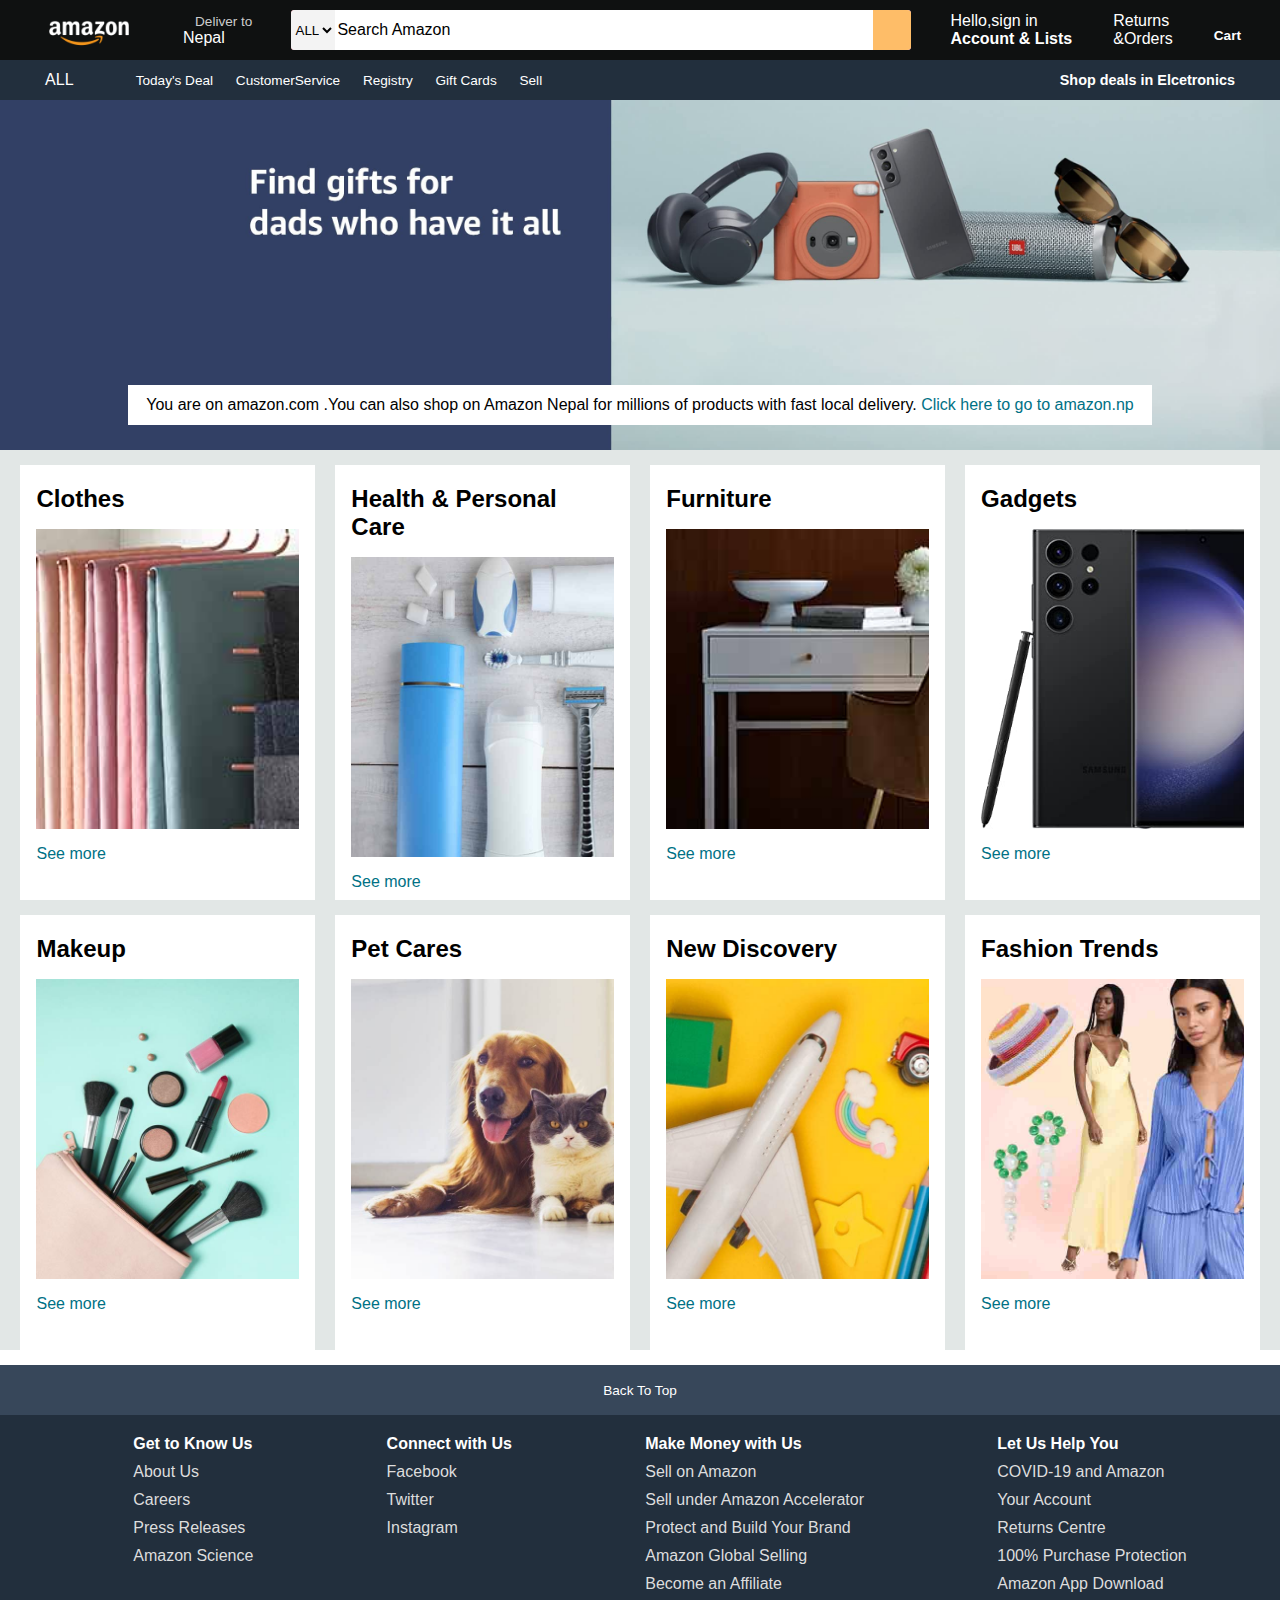
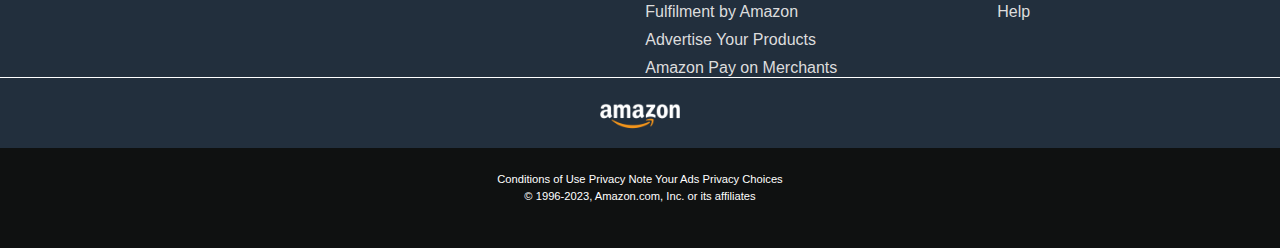
<file: eshop/index.html>
<!DOCTYPE html>
<html lang="en">

<head>
    <meta charset="UTF-8">
    <meta name="viewport" content="width=device-width, initial-scale=1.0">
    <title>Amazon</title>
    <link rel="stylesheet" href="https://cdnjs.cloudflare.com/ajax/libs/font-awesome/6.4.2/css/all.min.css"
        integrity="sha512-z3gLpd7yknf1YoNbCzqRKc4qyor8gaKU1qmn+CShxbuBusANI9QpRohGBreCFkKxLhei6S9CQXFEbbKuqLg0DA=="
        crossorigin="anonymous" referrerpolicy="no-referrer" />
    <link rel="stylesheet" href="style.css">
</head>

<body>
    <header>
        <div class="navbar">
            <div class="nav-logo border">
                <div class="logo">
                </div>
            </div>
            <div class="nav-address border">
                <p class="add-first">Deliver to</p>
                <div class="add-icon">
                    <i class="fa-regular fa-compass"></i>
                    <p class="add-second">Nepal</p>
                </div>
            </div>
            <div class="nav-search">
                <select class="search-select">
                    <option>ALL</option>
                </select>
                <input type="text" value="Search Amazon" class="search-input">
                <div class="search-icon">
                    <i class="fa-solid fa-magnifying-glass"></i>
                </div>
            </div>
            <div class="nav-sigin border">
                <p><span>Hello,sign in</span></p>
                <p class="nav-second">Account & Lists</p>
            </div>
            <div class="nav-return border">
                <p><span>Returns</span></p>
                <p class="" nav-second>&Orders</p>
            </div>
            <div class="nav-cart border">
                <i class="fa-solid fa-cart-shopping"></i>
                Cart
            </div>
        </div>
        <div class="panel">
            <div class="panel-all border">
                <i class="fa-solid fa-bars"></i>
                ALL
            </div>
            <div class="panel-ops ">
                <p class="border">Today's Deal</p>
                <p class="border">CustomerService</p>
                <p class="border">Registry</p>
                <p class="border">Gift Cards</p>
                <p class="border">Sell</p>
                </p>
            </div>
            <div class="panel-deals border">
                Shop deals in Elcetronics
            </div>
        </div>

    </header>
    <div class="hero-section">
        <div class="hero-msg">
            <p>You are on amazon.com .You can also shop on Amazon Nepal for millions of products with fast local
                delivery. <a href="#">Click here to go to amazon.np</a></p>
        </div>
    </div>
    <div class="shop-section">
        <div class=" box">
            <div class="box-content">
                <h2>Clothes</h2>
                <div class="box-img" style="background-image:url('resources/box1_image.jpg') ;"></div>
                <p>See more</p>

            </div>
        </div>

        <div class=" box">
            <div class="box-content">
                <h2>Health & Personal Care</h2>
                <div class="box-img" style="background-image: url('resources/box2_image.jpg');">
                </div>
                <p>See more</p>
            </div>
        </div>
        <div class=" box">
            <div class="box-content">
                <h2>Furniture</h2>
                <div class="box-img" style="background-image: url('resources/box3_image.jpg');">
                </div>
                <p>See more</p>
            </div>
        </div>
        <div class=" box"><div class="box-content">
            <h2>Gadgets</h2>
            <div class="box-img" style="background-image: url('resources/box4_image.jpg');">
            </div>
            <p>See more</p>
        </div></div>
        <div class=" box">
            <div class="box-content">
                <h2>Makeup</h2>
                <div class="box-img" style="background-image:url('resources/box5_image.jpg') ;"></div>
                <p>See more</p>

            </div>
        </div>

        <div class=" box">
            <div class="box-content">
                <h2>Pet Cares</h2>
                <div class="box-img" style="background-image: url('resources/box6_image.jpg');">
                </div>
                <p>See more</p>
            </div>
        </div>
        <div class=" box">
            <div class="box-content">
                <h2>New Discovery</h2>
                <div class="box-img" style="background-image: url('resources/box7_image.jpg');">
                </div>
                <p>See more</p>
            </div>
        </div>
        <div class=" box"><div class="box-content">
            <h2>Fashion Trends</h2>
            <div class="box-img" style="background-image: url('resources/box8_image.jpg');">
            </div>
            <p>See more</p>
        </div></div>
    </div>
    <footer>
        <div class="foot-panel1">
            Back To Top
        </div>
        <div class="foot-panel2">
        <ul>
            <p>Get to Know Us</p>
            <a >About Us</a>
            <a >Careers</a>
            <a >Press Releases</a>
            <a>Amazon Science</a>
    
        </ul>
        <ul>
            <p>Connect with Us</p>
            <a >Facebook</a>
            <a >Twitter</a>
            <a >Instagram</a>
    
        </ul>
        <ul>
            <p>Make Money with Us</p>
            <a >Sell on Amazon</a>
            <a >Sell under Amazon Accelerator</a>
            <a >Protect and Build Your Brand</a>
            <a>Amazon Global Selling</a>
            <a >Become an Affiliate </a>
            <a >Fulfilment by Amazon</a>
            <a>Advertise Your Products</a>
            <a >Amazon Pay on Merchants</a>
    
        </ul>
        <ul>
            <p>Let Us Help You</p>
            <a >COVID-19 and Amazon</a>
            <a >Your Account</a>
            <a >Returns Centre</a>
            <a>100% Purchase Protection</a>
            <a>Amazon App Download</a>
            <a>Help</a>
        </ul>
    </div>
    <div class="foot-panel3">
        <div class="logo"></div>
    </div>
    <div class="foot-panel4">
        <div class="pages">
            <a >Conditions of Use</a>
            <a >Privacy Note</a>
            <a >Your Ads Privacy Choices </a> 
        </div>
        <div class="copyright">
            © 1996-2023, Amazon.com, Inc. or its affiliates
        </div>
    </div>
    </footer>
</body>

</html>
</file>
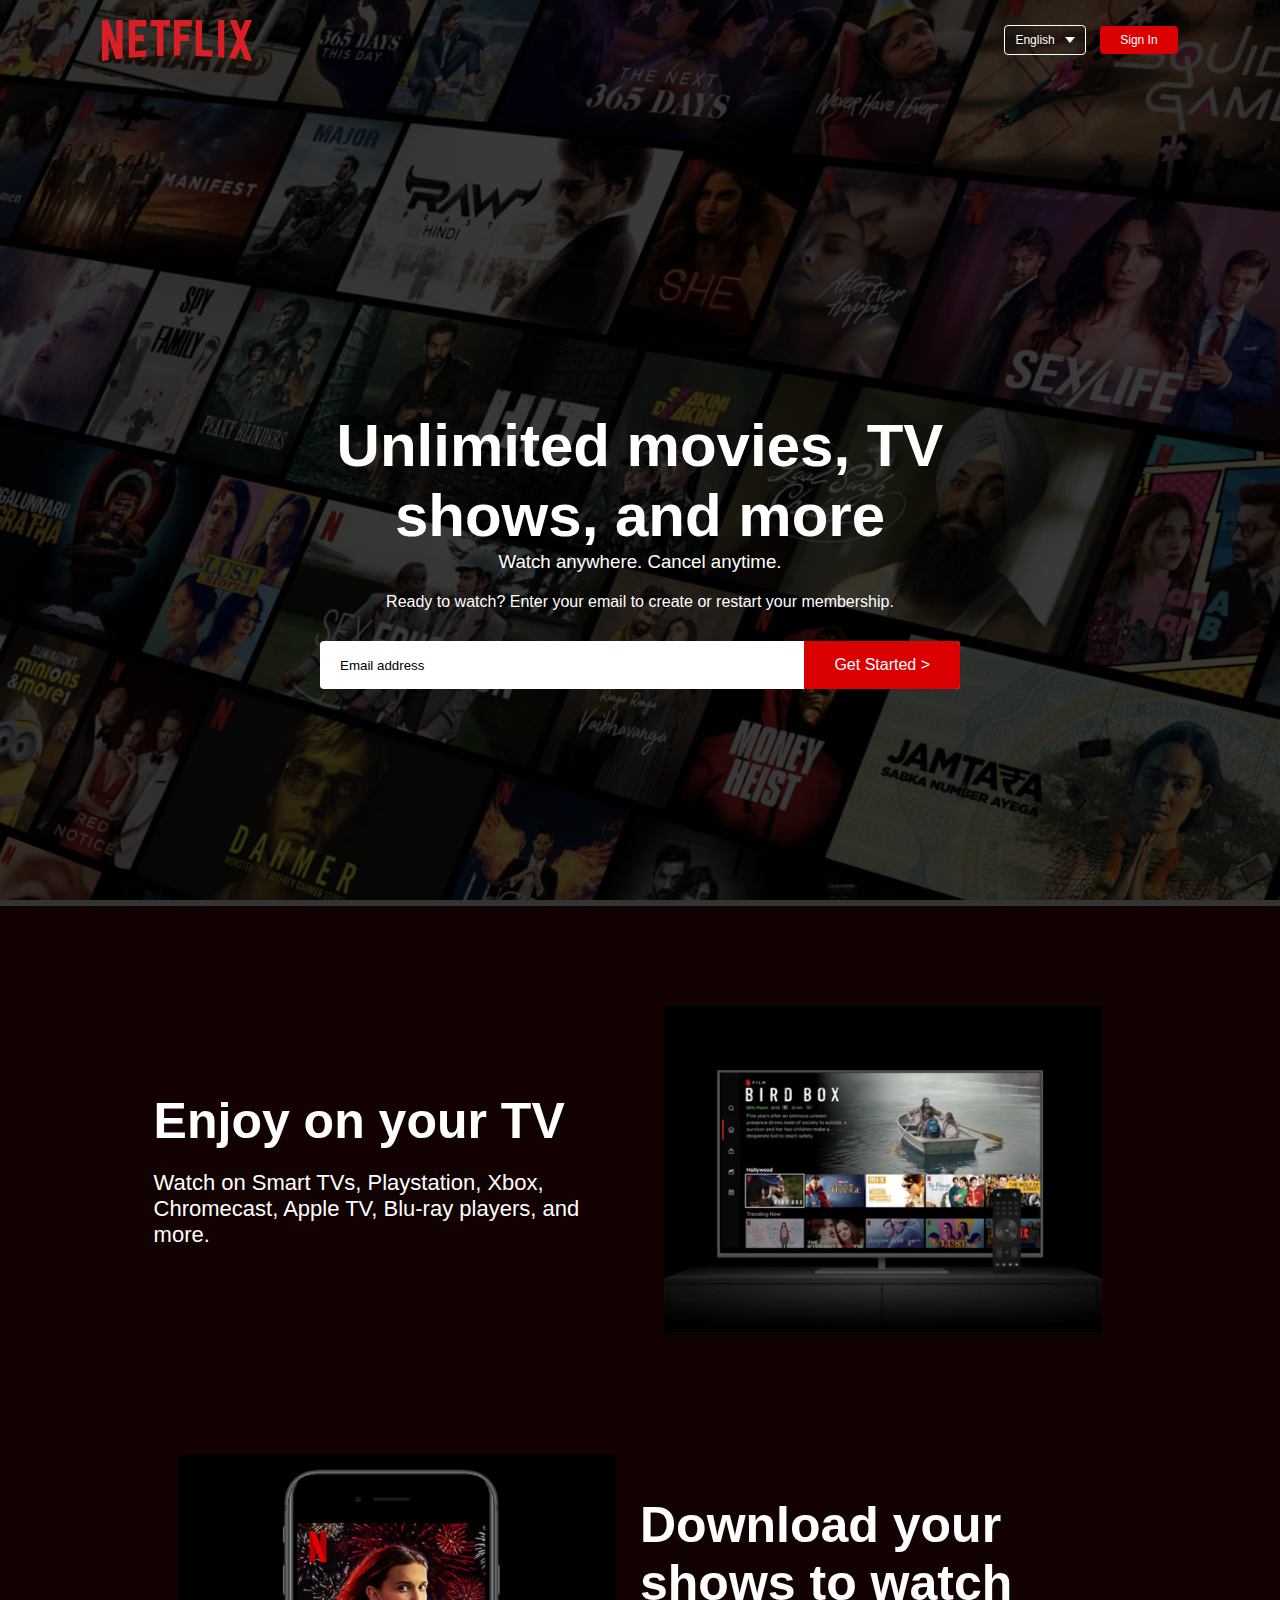
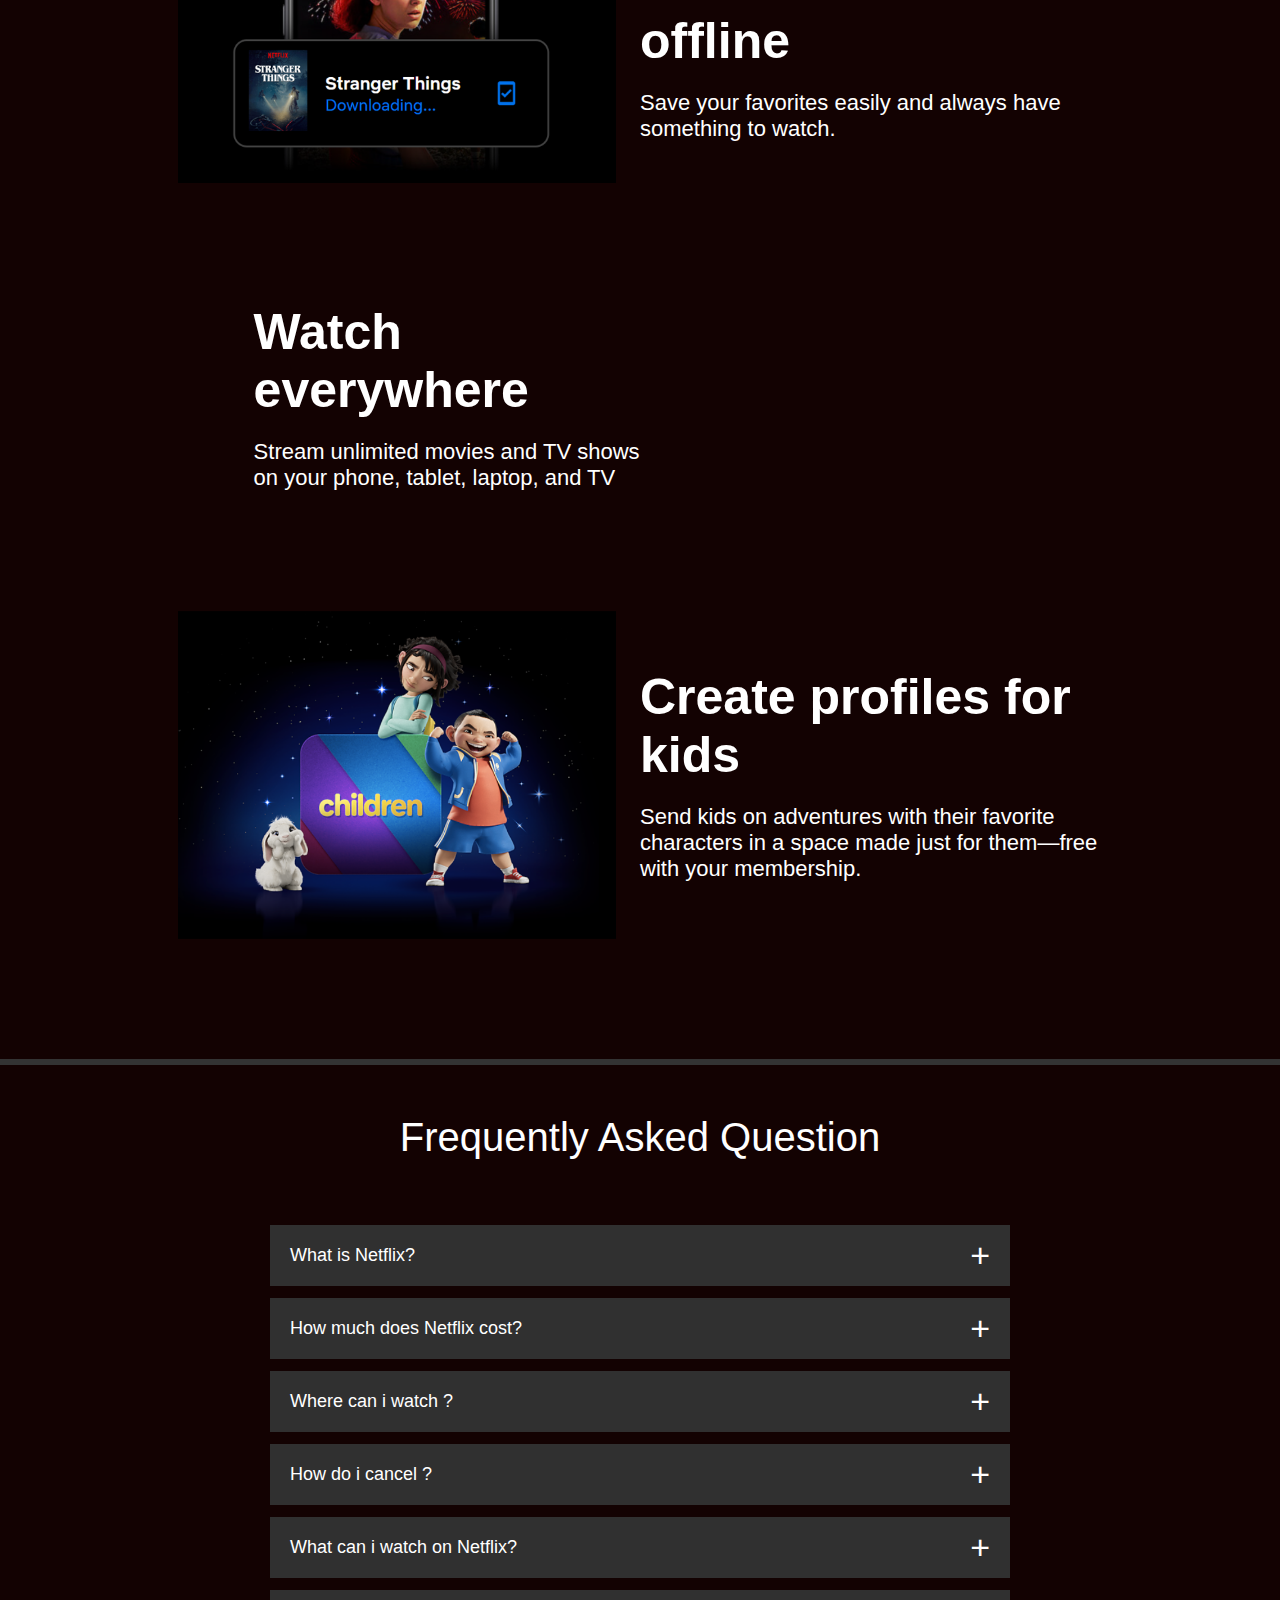
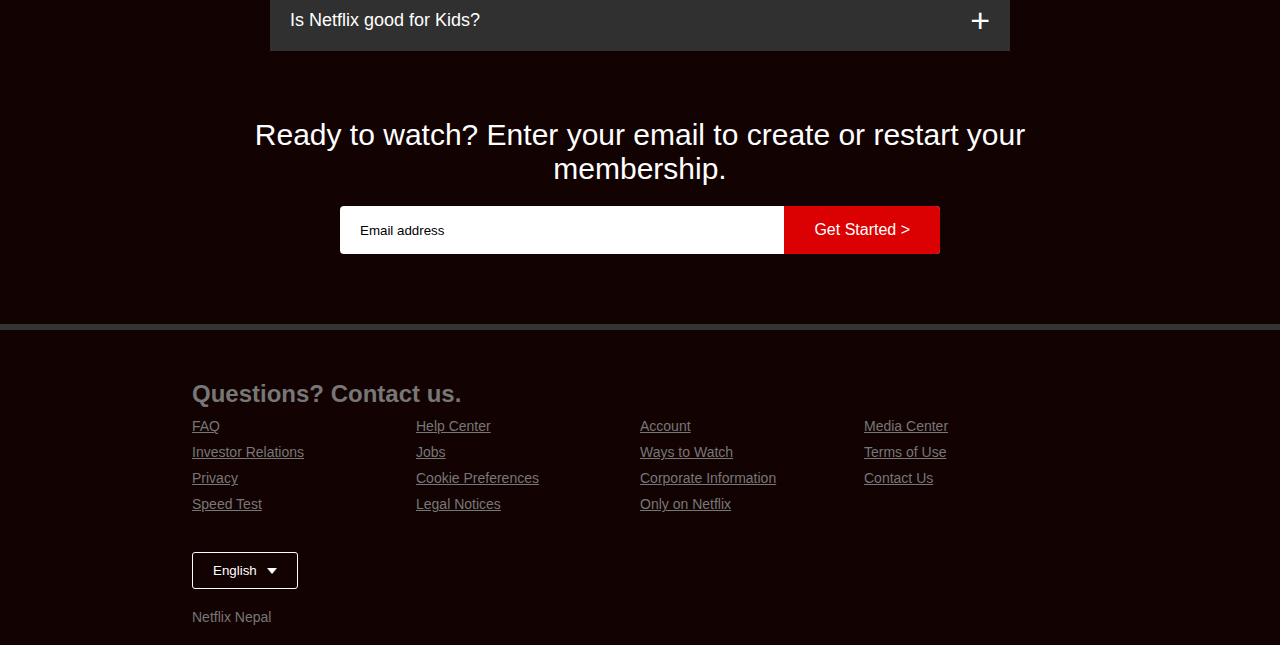
<file: netflix/index.html>
<!DOCTYPE html>
<html lang="en">

<head>
    <meta charset="UTF-8">
    <meta name="viewport" content="width=device-width, initial-scale=1.0">
    <title>Netflix Clone</title>
    <link rel="stylesheet" href="style.css">
</head>

<body>
    <div class="header">
        <nav>
            <img src="images/logo.png" alt="logo" class="logo">
            <div>
                <button class="language-btn">English <img src="images/down-icon.png"></button>
                <button>Sign In</button>
            </div>
        </nav>
        <div class="header-content">
            <h1>
                Unlimited movies, TV shows, and more</h1>
            <h3>Watch anywhere. Cancel anytime.</h3>
            <p>Ready to watch? Enter your email to create or restart your membership.</p>
            <form class="email-sigup">
                <input type="email" value="Email address">
                <button>Get Started ></button>
            </form>
        </div>
    </div>
    <div class="features">
        <div class="row ">
            <div class="text-col">
                <h2>Enjoy on your TV</h2>
                <p>Watch on Smart TVs, Playstation, Xbox, Chromecast, Apple TV, Blu-ray players, and more.</p>
            </div>
            <div class="img-col">
                <img src="images/feature-1.png">
            </div>
        </div>
        <div class="row " >
            <div class="img-col">
                <img src="images/feature-2.png">
            </div>
            <div class="text-col">
                <h2>Download your shows to watch offline</h2>
                <p>Save your favorites easily and always have something to watch.</p>
            </div>
        </div>
        <div class="row ">

            <div class="text-col ">
                <h2 class="papa">Watch everywhere</h2>
                <p class="papa">Stream unlimited movies and TV shows on your phone, tablet, laptop, and TV</p>
            </div>

        </div>
        <div class="row ">
            <div class="img-col">
                <img src="images/feature-4.png">
            </div>
            <div class="text-col">
                <h2>Create profiles for kids</h2>
                <p>Send kids on adventures with their favorite characters in a space made just for them—free with your
                    membership.</p>
            </div>
        </div>
    </div>
    <div class="QANDA">
        <h2>Frequently Asked Question</h2>
        <ul class="accordion">
            <li><input type="radio" name="accordion" id="first">
                <label for="first">What is Netflix?</label>
                <div class="contain">
                    <p>Netflix is a streaming service that offers a wide variety of award-winning TV shows, movies,
                        anime, documentaries, and more on thousands of internet-connected devices.

                        You can watch as much as you want, whenever you want without a single commercial – all for one
                        low monthly price. There's always something new to discover and new TV shows and movies are
                        added every week!</p>
                </div>


            </li>
            <li><input type="radio" name="accordion" id="second">
                <label for="second">How much does Netflix cost?</label>
                <div class="contain">
                    <p>Watch Netflix on your smartphone, tablet, Smart TV, laptop, or streaming device, all for one
                        fixed monthly fee. Plans range from USD2.99 to USD9.99 a month. No extra costs, no contracts.
                    </p>
                </div>


            </li>
            <li><input type="radio" name="accordion" id="third">
                <label for="third">Where can i watch ?</label>
                <div class="contain">
                    <p>Watch anywhere, anytime. Sign in with your Netflix account to watch instantly on the web at
                        netflix.com from your personal computer or on any internet-connected device that offers the
                        Netflix app, including smart TVs, smartphones, tablets, streaming media players and game
                        consoles.

                        You can also download your favorite shows with the iOS, Android, or Windows 10 app. Use
                        downloads to watch while you're on the go and without an internet connection. Take Netflix with
                        you anywhere.</p>
                </div>


            </li>
            <li><input type="radio" name="accordion" id="Fourth">
                <label for="Fourth">How do i cancel ?</label>
                <div class="contain">
                    <p>Netflix is flexible. There are no pesky contracts and no commitments. You can easily cancel your
                        account online in two clicks. There are no cancellation fees – start or stop your account
                        anytime.

                    </p>
                </div>


            </li>
            <li><input type="radio" name="accordion" id="fifth">
                <label for="fifth">What can i watch on Netflix?</label>
                <div class="contain">
                    <p>Netflix has an extensive library of feature films, documentaries, TV shows, anime, award-winning Netflix originals, and more. Watch as much as you want, anytime you want.

                    </p>
                </div>


            </li>
            <li><input type="radio" name="accordion" id="sixth">
                <label for="sixth">Is Netflix good for Kids?</label>
                <div class="contain">
                    <p>The Netflix Kids experience is included in your membership to give parents control while kids enjoy family-friendly TV shows and movies in their own space.

                        Kids profiles come with PIN-protected parental controls that let you restrict the maturity rating of content kids can watch and block specific titles you don’t want kids to see.

                    </p>
                </div>
            </li>
        </ul>
        <small>
            <p>Ready to watch? Enter your email to create or restart your membership.</p></small>
            <form class="email-sigup button">
            <input type="email" value="Email address">
            <button>Get Started ></button>
        </form>
    </div>
    <div class="footer">
        <h2>
            Questions? Contact us.
        </h2>
        <div class="row">
            <div class="col">
                <a href="#">FAQ</a>
                <a href="#">Investor Relations</a>
                <a href="#">Privacy</a>
                <a href="#">Speed Test</a>
            </div>
            <div class="col">
                <a href="#">Help Center</a>
                <a href="#">Jobs</a>
                <a href="#">Cookie Preferences</a>
                <a href="#">Legal Notices</a>
            </div>
            <div class="col">
                <a href="#">Account</a>
                <a href="#">Ways to Watch</a>
                <a href="#">Corporate Information</a>
                <a href="#">Only on Netflix</a>
            </div>
            <div class="col">
                <a href="#">Media Center</a>
                <a href="#">Terms of Use</a>
                <a href="#">Contact Us</a>
                
            </div>
        </div>
        <button class="language-btn">English <img src="images/down-icon.png"></button>
        <p class="copyright-txt">Netflix Nepal</p>
    </div>
</body>

</html>
</file>
<file: eshop/style.css>
*{
    margin:0px;
    font-family: Arial, Helvetica, sans-serif;
    border:border-box;

}
.navbar{
    height:60px;
    background-color:#0f1111;
    color:white;
    display: flex;
    align-items: center;
    justify-content: space-evenly;
}
.nav-logo{
    height:50px;
    width:100px;

}
.logo{
    background-image: url("resources/amazon_logo.png");
    background-size: cover;
    height:50px;
    width:100px;   
}

.border{
    border:2px solid transparent;
}

.border:hover{
    border:1.5px solid white;
}
/* box2 **/
.add-first{
    color:#cccccc;
    font-size: 0.85rem;
    margin-left:15px
}
.add-second{
    font-size:1rem;
    margin-left:3px ;
}
.add-icon{
    display: flex;
    align-items: center;
}
/* box3 */
.nav-search{
    display: flex;
    justify-content: space-evenly;
    background-color: pink;
    width:620px;
    height:40px;
    border-radius: 3px;
}

.search-select{
    border-top-left-radius: 4px;
    border-bottom-left-radius: 4px;
    background-color: #f3f3f3;
    width:50px;
    text-align: center;
    border:none
}
.search-input{
    width:100%;
    font-size: 1rem;
    border: none;
}
.search-icon{
    width:45px;
    display: flex;
    justify-content: center;
    align-items: center;
    font-size: 1.2rem;
    background-color: #febd68;
    border-top-right-radius: 4px;
    border-bottom-right-radius: 4px;
    color:#0f1111;
}
.nav-search:hover{
    border:2px solid orange
}
/* box4 */
span{
    font-size: 0.7 rem;
}
.nav-second{
    font-size: 0.85 rem;
    font-weight: 700;
}
/* box6 */
.nav-cart i{
    font-size: 30px;
    
}
.nav-cart{
    font-size: 0.85rem;
    font-weight: 700;
}
/* panel */
.panel{
    height:40px;
    background-color: #222f3d;
    display:flex;
    color:white;
    align-items: center;
    justify-content: space-evenly;
}
.panel-ops p{
    display: inline;
    margin-left:15px

}
.panel-ops{
    width:70%;
    font-size: 0.85rem;
}
.panel-deals{
    font-size:0.9rem;
    font-weight: 700;
}
/* hero-section */
.hero-section{
   background-image:url("resources/hero_image.jpg");
   background-size: cover;
   height:350px;
   display: flex;
   justify-content: center;
   align-items: flex-end;
}
.hero-msg{
    background-color: white;
    color:black;
    height: 40px;
    display: flex;
    align-items: center;
    justify-content: center;
    font-size:0.85 rem;
    width:80%;
    margin-bottom: 25px;
}
.hero-msg a{
    color:#007185;
    text-decoration:none;
    
}

/* shop-section  */
.shop-section{
    display: flex;
    flex-wrap: wrap;
    justify-content: space-evenly;
    background-color: #e2e7e6;

}




.box{
  
    height:400px;
    width:23%;
    background-color: white;
    padding:20px 0px 15px;
    margin-top:15px;
}
.box-img{
    height:300px;
    background-size: cover;
    margin-top:1rem;
    margin-bottom: 1rem;
}
.box-content{
    margin-left: 1rem;
    margin-right: 1rem;
}
.box-content p{
    color:#007185;
}

/* footer */
footer{
    margin-top:15px;
}
.foot-panel1{
    background-color: #37475a;
    color:white;
    height: 50px;
    display: flex;
    align-items: center;
    justify-content: center;
    font-size: 0.85rem;
}
.foot-panel2  {
   background-color:#222f3d;
   color:white;    
   display: flex;
   justify-content: space-evenly;
}
ul{
    margin-top:20px ;
}


ul a {
    display: block;
    font-size: 0.85 rem;
    margin-top: 10px;
    color:#dddddd;
}
ul p{
    font-weight: 700;
}

.foot-panel3{
    background-color:#222f3d ;
    color: white;
    border-top: 0.5px solid white;
    height:70px;
    display: flex;
    align-items: center;
    justify-content: center;
}
.logo{
    background-image: url("resources/amazon_logo.png");
    background-size: cover;
    height:50px;
    width:100px;
}
.foot-panel4{
    background-color: #0f1111;
    color:white;
    height: 100px;
    font-size:0.7rem;
    text-align: center

}
.pages{
    padding-top:25px;

}
.copyright{
    padding-top: 5px;
  
}
</file>
<file: netflix/style.css>
*{
    margin:0px;
    padding:0px;
    font-family:sans-serif;
    box-sizing: border-box;
}
body{
    background-color: rgb(19, 2, 2);
    color:white;
}
.header{
    width:100%;
    height:100vh;
    background-image: linear-gradient(rgba(0,0,0,0.7),rgba(0,0,0,0.7)),url('images/header-image.png');
    background-size: cover;
    background-position: center;
    padding: 10px 8%;
    position:relative;
}
nav{
    display: flex;
    align-items: center;
    justify-content: space-between;
    padding:10px 0; 
}
.logo{
    width:150px;
    cursor:pointer;
}
nav button{
    border:0;
    outline:0;
    background:#db0001;
    color:#fff;
    padding:7px 20px;
    font-size: 12px;
    border-radius: 4px;
    margin-left: 10px;
    cursor:pointer;
}
.language-btn{
    display: inline-flex;
    align-items: center;
    background: transparent;
    border:1px solid #fff;
    padding:7px 10px;
}
.language-btn img{
    width:10px;
    margin-left: 10px;
} 
.header-content{
    position: absolute;
    top:50%;
    left:50%;
    transform: translate(-50%,-50%);
    text-align: center;
    margin-top:100px;
}

.header-content h1{
    font-size:60px;
    line-height:70px;
    font-weight: 600;
    max-width: 650px;
}
.header-content h3{
    font-weight: 400;
    margin-bottom:20px;
}
.email-sigup{
    background: #fff;
    border-radius: 4px;
    display: flex;
    align-items: center;
    margin-top: 30px;
    overflow: hidden;
}
.email-sigup input{
    flex:1;
    border:0;
    outline:0;
    margin-left:20px;
}
.email-sigup button{
    background: #db0001;
    border: 0;
    outline:0;
    color:#fff;
    font-size: 16px;
    cursor: pointer;
    padding:15px 30px;
}
/* features */
.features{
    padding:50px 12%;
    font-size:22px;
    border-top: 6px solid #333;
}
.row{
    display: flex;
    width: 100%;
    align-items: center;
    flex-wrap: wrap;
    padding:50px 0;
  
}
.text-col{
    flex-basis: 50%;
    margin-bottom: 20px;
    
}
.features .bor{
    width:100%;
    border-top: 6px solid #333;
}
.img-col{
    flex-basis: 50%;
    margin-bottom: 20px;
}
.img-col img{
    display: block;
    width:90%;
    margin:auto;
}
.features h2{
    font-size: 50px;
    font-weight: 600;
    margin-bottom:20px ;
}
.papa {
    margin-left:100px;
}
/* faq */
.QANDA{
    padding: 50px 15% 10px;
    text-align: center;
    border-top: 6px solid #333;
}
.QANDA h2{
  font-weight: 500;
  font-size: 40px;
}
.accordion{
     margin:60px auto;
     width:100%;
     max-width:750px;
}
.accordion li{
    list-style: none;
    width:100%;
    padding:5px;
}
.accordion li label{
    display: flex;
    align-items: center;
    padding:20px;
    font-size: 18px;
    font-weight: 500px;
    background: #303030;
    margin-bottom: 2px;
    cursor: pointer;
    position: relative;
}
/* this is used to put + sign in label  */
label::after{
    content: '+';
    font-size: 34px;
    position: absolute;
    right:20px;
    transition:transform 0.5s;

}
/* this is used to remove the bullet of radio  */
input[type="radio"]{
    display: none;
}
/* this is used to style contain  */
.accordion .contain {
    background: #303030;
    text-align: left;
    padding:  0 20 px;
    max-height: 0;
    overflow: hidden;
    transition: max-height 0.5s, padding 0.5s;
}

.accordion input[type="radio"]:checked +label +.contain{
    max-height: 600px;
    padding: 30px 20px;
}
.accordion input[type="radio"]:checked +label::after{
    transform: rotate(135deg);
}
.QANDA .email-sigup{
    max-width: 600px;
    margin:20px auto 60px ;
}
.QANDA small{
    font-size: 30px;
}
/* footer */
.footer{
    padding: 50px 15% 10px;
    border-top: 6px solid #333;
    color:#777;
}
.footer.h2{
 font-size: 18px;
font-weight: 400;
margin-bottom:30px ;  
}
.footer .col{
    flex-basis: 25%;
    flex-grow: 1;
    margin-bottom: 20px;
    
}
.footer .col a{
    display: block;
    color: #777;
    font-size: 14px;
    margin-bottom: 10px;
}
.footer .row{
    align-items: flex-start;
    padding:10px 0;
}
.footer .language-btn{
    color:#fff;
    padding:10px 20px;
    border-radius: 3px;
}
.copyright-txt{
    font-size: 14px;
    margin-top:20px;
    margin-bottom: 10px;
}
/* media-query for small screen */
@media only screen and (max-width:600px){
.logo{
    width:100px;
}
nav button{
    padding: 5px 10px;
}
nav .language-btn{
    padding: 4px 8 px;
}
.header-content{
    position: unset;
    transform: none;
    padding-top: 150px;
}
.header-content h1{
    font-size: 30px;
}
.email-sigup button{
     font-size:12px;
     padding: 10px 15px;
}
.text-col,.img-col,.text-col.papa{
    flex-basis:100%
}
.features h2{
    font-size: 20px;
}
.features p{
    font-size: 15px;
}
/* this means for 2 nad 4th child of row class */
.row:nth-child(2),.row:nth-child(4){
    flex-direction: column-reverse;
}
.features .row{
    padding: 10px 0;
}
.QANDA h2{
    font-size: 20px;
}
.accordion .contain{
    font-size:14px;
}
.accordion li label{
    padding: 10px;
    font-size: 14px;
}
label::after{
    font-size: 20px;
}
small p{
    font-size: 20px;
}

}
</file>
